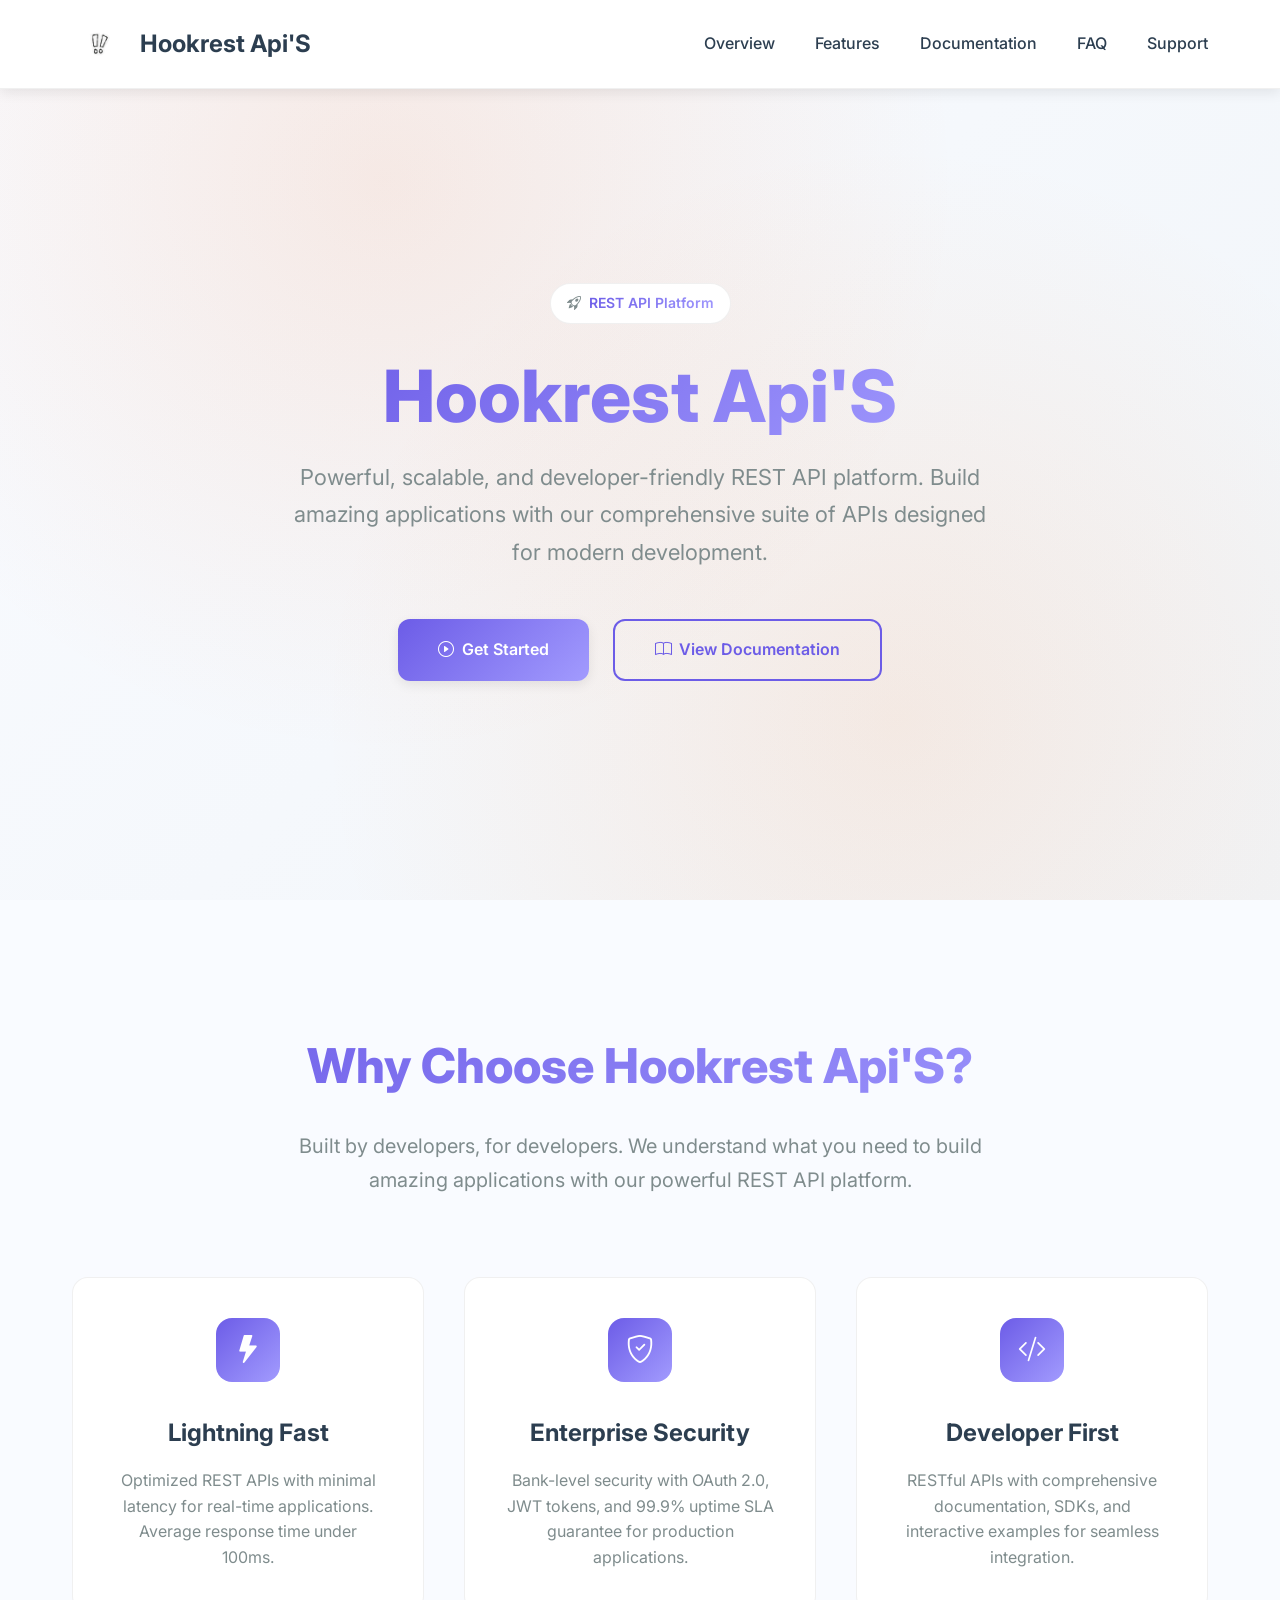
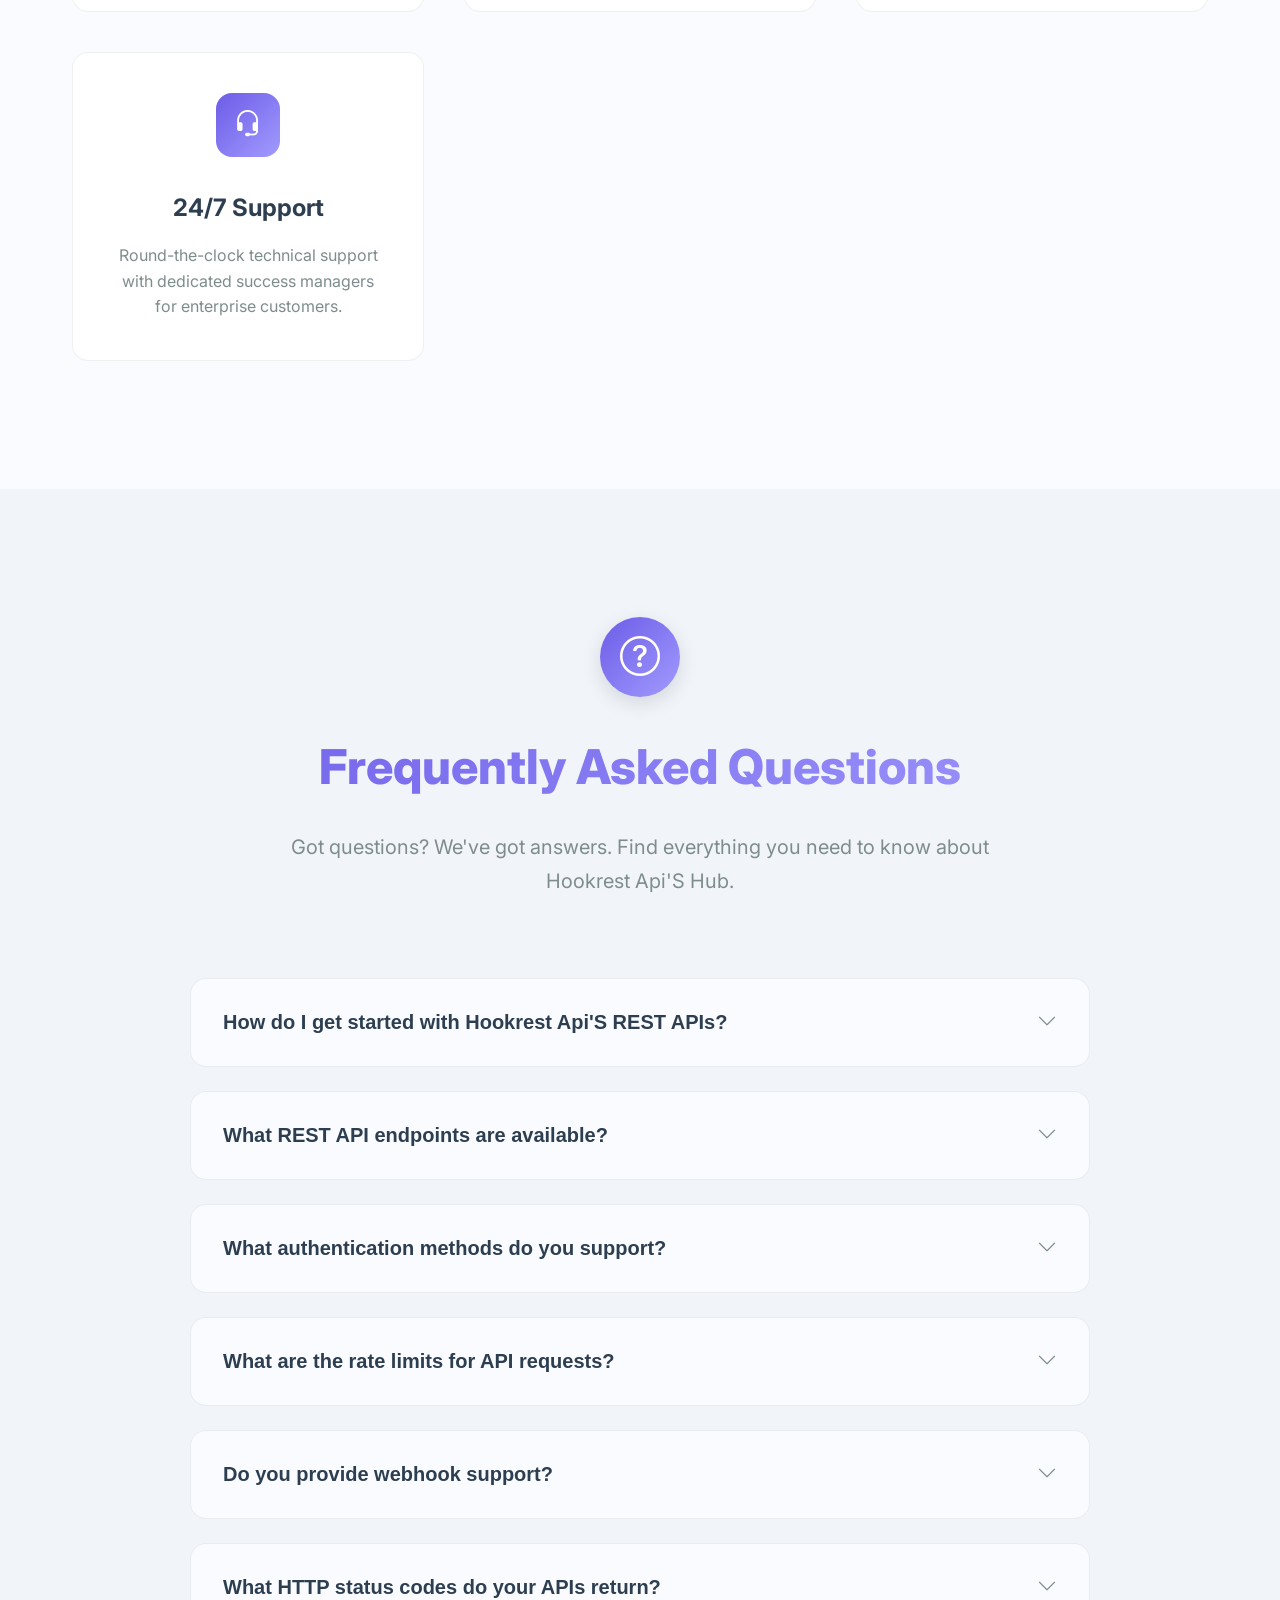
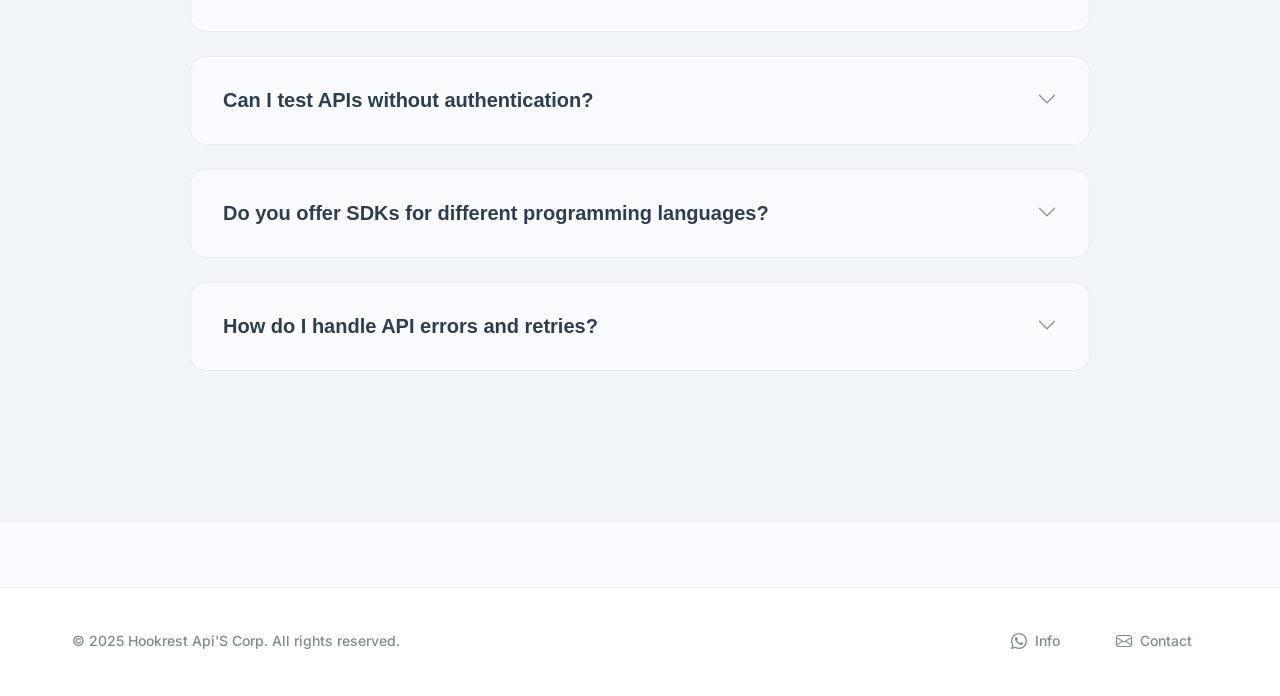
<file: index.html>
<!DOCTYPE html>
<html lang="en">
<head>
    <meta charset="UTF-8">
    <meta name="viewport" content="width=device-width, initial-scale=1.0">
    <title>Hookrest Api'S - REST API Documentation</title>
    <link rel="icon" href="image/icon.png" type="image/png">
    <link rel="apple-touch-icon" href="image/icon.png">
    <link rel="shortcut icon" href="image/icon.png">
    <link href="https://fonts.googleapis.com/css2?family=Inter:wght@300;400;500;600;700;800&display=swap" rel="stylesheet">
    <link href="https://cdn.jsdelivr.net/npm/bootstrap-icons@1.11.0/font/bootstrap-icons.css" rel="stylesheet">
    <style>
        :root {
            --background: #f9fbff;
            --foreground: #2c3e50;
            --card: #ffffff;
            --card-foreground: #2c3e50;
            --primary: #6c5ce7;
            --primary-foreground: #ffffff;
            --secondary: #a29bfe;
            --accent: #00cec9;
            --muted: #f1f5f9;
            --muted-foreground: #7f8c8d;
            --border: rgba(0, 0, 0, 0.06);
            --radius: 0.75rem;
            --shadow: 0 4px 12px rgba(0, 0, 0, 0.08);
            --shadow-lg: 0 6px 20px rgba(0, 0, 0, 0.12);
            --gradient-primary: linear-gradient(135deg, #6c5ce7 0%, #a29bfe 100%);
            --gradient-secondary: linear-gradient(135deg, #a29bfe 0%, #00cec9 100%);
        }



        * {
            margin: 0;
            padding: 0;
            box-sizing: border-box;
        }

        body {
            font-family: 'Inter', -apple-system, BlinkMacSystemFont, sans-serif;
            background: var(--background);
            color: var(--foreground);
            line-height: 1.6;
            overflow-x: hidden;
            transition: all 0.3s ease;
        }

        .container {
            max-width: 1200px;
            margin: 0 auto;
            padding: 0 2rem;
        }

        /* Navigation */
        .nav {
            position: fixed;
            top: 0;
            left: 0;
            right: 0;
            background: rgba(255, 255, 255, 0.98);
            backdrop-filter: blur(20px);
            border-bottom: 1px solid var(--border);
            z-index: 1000;
            transition: all 0.3s ease;
            box-shadow: var(--shadow);
        }


        .nav-container {
            display: flex;
            justify-content: space-between;
            align-items: center;
            padding: 1rem 2rem;
            max-width: 1200px;
            margin: 0 auto;
        }

        @media (max-width: 768px) {
            .nav-container {
                padding: 0.75rem 1rem;
                gap: 1rem;
            }
        }

        @media (max-width: 480px) {
            .nav-container {
                padding: 0.5rem 0.75rem;
                gap: 0.75rem;
            }
        }

        .logo {
            font-size: 1.5rem;
            font-weight: 700;
            color: var(--foreground);
            text-decoration: none;
            display: flex;
            align-items: center;
            gap: 0.75rem;
            transition: all 0.3s ease;
        }

        .logo:hover {
            transform: scale(1.05);
        }

        .logo-icon {
            width: 3.5rem;
            height: 3.5rem;
            background: transparent;
            border-radius: 0.75rem;
            display: flex;
            align-items: center;
            justify-content: center;
            color: var(--foreground);
            font-size: 1.75rem;
            transition: all 0.3s ease;
            position: relative;
            overflow: hidden;
        }

        .logo-icon::before {
            content: '';
            position: absolute;
            top: 0;
            left: -100%;
            width: 100%;
            height: 100%;
            background: linear-gradient(90deg, transparent, rgba(255,255,255,0.3), transparent);
            transition: left 0.5s ease;
        }

        .logo:hover .logo-icon::before {
            left: 100%;
        }

        .logo-icon img {
            width: 2.5rem;
            height: 2.5rem;
            object-fit: contain;
        }

        .nav-links {
            display: flex;
            gap: 2.5rem;
            list-style: none;
            align-items: center;
        }

        @media (max-width: 768px) {
            .nav-links {
                display: none;
                position: fixed;
                top: 70px;
                left: 1rem;
                right: 1rem;
                background: var(--background);
                border: 1px solid var(--border);
                border-radius: 1rem;
                flex-direction: column;
                padding: 1.5rem;
                gap: 0.5rem;
                box-shadow: var(--shadow-lg);
                z-index: 999;
                max-width: calc(100vw - 2rem);
            }

            .nav-links.mobile-active {
                display: flex;
            }
        }

        .nav-links a {
            text-decoration: none;
            color: var(--foreground);
            font-weight: 500;
            transition: all 0.3s ease;
            position: relative;
            padding: 0.5rem 0;
        }

        @media (max-width: 768px) {
            .nav-links a {
                padding: 1rem;
                width: 100%;
                text-align: center;
                border-radius: 0.5rem;
                min-height: 44px;
                display: flex;
                align-items: center;
                justify-content: center;
                touch-action: manipulation;
                -webkit-tap-highlight-color: transparent;
            }

            .nav-links a:hover {
                background: var(--muted);
            }

            .nav-links a:active {
                background: var(--muted);
                transform: scale(0.98);
            }
        }

        .nav-links a:hover {
            color: var(--primary);
            transform: translateY(-1px);
        }

        .nav-links a::after {
            content: '';
            position: absolute;
            bottom: 0;
            left: 0;
            width: 0;
            height: 2px;
            background: var(--gradient-primary);
            transition: width 0.3s ease;
        }

        .nav-links a:hover::after {
            width: 100%;
        }


        .mobile-menu {
            display: none;
            background: none;
            border: none;
            font-size: 1.5rem;
            color: var(--foreground);
            cursor: pointer;
            padding: 0.5rem;
            border-radius: 0.5rem;
            transition: all 0.3s ease;
            min-width: 44px;
            min-height: 44px;
            align-items: center;
            justify-content: center;
            touch-action: manipulation;
            -webkit-tap-highlight-color: transparent;
        }

        .mobile-menu:hover {
            background: var(--muted);
            color: var(--primary);
        }

        .mobile-menu:active {
            background: var(--muted);
            transform: scale(0.95);
        }

        @media (max-width: 768px) {
            .mobile-menu {
                display: flex;
            }
        }

        @media (max-width: 480px) {
            .mobile-menu {
                font-size: 1.25rem;
                padding: 0.75rem;
                min-width: 48px;
                min-height: 48px;
            }
        }

        /* Hero Section */
        .hero {
            padding: 10rem 0 6rem;
            background: linear-gradient(135deg, var(--background) 0%, var(--muted) 100%);
            text-align: center;
            position: relative;
            overflow: hidden;
            min-height: 100vh;
            display: flex;
            align-items: center;
        }

        @media (max-width: 768px) {
            .hero {
                padding: 8rem 0 4rem;
                min-height: 80vh;
            }
        }

        @media (max-width: 480px) {
            .hero {
                padding: 6rem 0 3rem;
                min-height: 70vh;
            }
        }

        .hero::before {
            content: '';
            position: absolute;
            top: 0;
            left: 0;
            right: 0;
            bottom: 0;
            background: radial-gradient(circle at 30% 20%, rgba(234, 88, 12, 0.1) 0%, transparent 50%),
                        radial-gradient(circle at 70% 80%, rgba(249, 115, 22, 0.1) 0%, transparent 50%);
            pointer-events: none;
        }

        .hero-content {
            position: relative;
            z-index: 1;
            max-width: 800px;
            margin: 0 auto;
        }

        .hero-badge {
            display: inline-flex;
            align-items: center;
            gap: 0.5rem;
            background: var(--card);
            border: 1px solid var(--border);
            border-radius: 2rem;
            padding: 0.5rem 1rem;
            font-size: 0.875rem;
            font-weight: 500;
            color: var(--muted-foreground);
            margin-bottom: 2rem;
            animation: fadeInUp 1s ease-out;
        }

        .gradient-text-badge {
            background: linear-gradient(135deg, #6c5ce7, #a29bfe, #00cec9, #ff7675);
            background-size: 300% 300%;
            -webkit-background-clip: text;
            -webkit-text-fill-color: transparent;
            background-clip: text;
            animation: gradient-shift 3s ease infinite;
            font-weight: 600;
        }

        @keyframes gradient-shift {
            0% { background-position: 0% 50%; }
            50% { background-position: 100% 50%; }
            100% { background-position: 0% 50%; }
        }

        .hero h1 {
            font-size: clamp(2.5rem, 6vw, 4.5rem);
            font-weight: 800;
            margin-bottom: 1.5rem;
            background: var(--gradient-primary);
            -webkit-background-clip: text;
            -webkit-text-fill-color: transparent;
            background-clip: text;
            animation: fadeInUp 1s ease-out 0.1s both;
            line-height: 1.1;
        }

        @media (max-width: 768px) {
            .hero h1 {
                font-size: clamp(2rem, 8vw, 3rem);
            }
        }

        .hero p {
            font-size: 1.375rem;
            color: var(--muted-foreground);
            margin-bottom: 3rem;
            max-width: 700px;
            margin-left: auto;
            margin-right: auto;
            animation: fadeInUp 1s ease-out 0.2s both;
            line-height: 1.7;
        }

        @media (max-width: 768px) {
            .hero p {
                font-size: 1.125rem;
                margin-bottom: 2rem;
                padding: 0 1rem;
            }
        }

        .hero-stats {
            display: flex;
            justify-content: center;
            gap: 3rem;
            margin-top: 3rem;
            animation: fadeInUp 1s ease-out 0.4s both;
        }

        @media (max-width: 768px) {
            .hero-stats {
                flex-direction: column;
                gap: 1.5rem;
                margin-top: 2rem;
            }
        }

        .stat-item {
            text-align: center;
        }

        .stat-number {
            font-size: 2rem;
            font-weight: 800;
            background: var(--gradient-primary);
            -webkit-background-clip: text;
            -webkit-text-fill-color: transparent;
            background-clip: text;
        }

        .stat-label {
            font-size: 0.875rem;
            color: var(--muted-foreground);
            font-weight: 500;
        }

        .cta-buttons {
            display: flex;
            gap: 1.5rem;
            justify-content: center;
            flex-wrap: wrap;
            animation: fadeInUp 1s ease-out 0.3s both;
        }

        @media (max-width: 768px) {
            .cta-buttons {
                flex-direction: column;
                align-items: center;
                gap: 1rem;
            }
        }

        .btn {
            padding: 1rem 2.5rem;
            border-radius: var(--radius);
            text-decoration: none;
            font-weight: 600;
            transition: all 0.3s ease;
            border: none;
            cursor: pointer;
            font-size: 1rem;
            position: relative;
            overflow: hidden;
            display: inline-flex;
            align-items: center;
            gap: 0.5rem;
        }

        @media (max-width: 768px) {
            .btn {
                width: 100%;
                max-width: 300px;
                justify-content: center;
            }
        }

        .btn-primary {
            background: var(--gradient-primary);
            color: var(--primary-foreground);
            box-shadow: var(--shadow);
        }

        .btn-primary:hover {
            transform: translateY(-3px);
            box-shadow: var(--shadow-lg);
            filter: brightness(1.1);
        }

        .btn-secondary {
            background: transparent;
            color: var(--primary);
            border: 2px solid var(--primary);
        }

        .btn-secondary:hover {
            background: var(--primary);
            color: var(--primary-foreground);
            transform: translateY(-3px);
        }

        /* Features Section */
        .features {
            padding: 8rem 0;
            background: var(--background);
            position: relative;
        }

        @media (max-width: 768px) {
            .features {
                padding: 4rem 0;
            }
        }

        .section-title {
            text-align: center;
            margin-bottom: 5rem;
        }

        @media (max-width: 768px) {
            .section-title {
                margin-bottom: 3rem;
            }
        }

        .section-title h2 {
            font-size: 3rem;
            font-weight: 800;
            margin-bottom: 1.5rem;
            color: var(--foreground);
            background: var(--gradient-primary);
            -webkit-background-clip: text;
            -webkit-text-fill-color: transparent;
            background-clip: text;
        }

        @media (max-width: 768px) {
            .section-title h2 {
                font-size: 2rem;
            }
        }

        .section-title p {
            font-size: 1.25rem;
            color: var(--muted-foreground);
            max-width: 700px;
            margin: 0 auto;
            line-height: 1.7;
        }

        @media (max-width: 768px) {
            .section-title p {
                font-size: 1rem;
                padding: 0 1rem;
            }
        }

        .features-grid {
            display: grid;
            grid-template-columns: repeat(auto-fit, minmax(350px, 1fr));
            gap: 2.5rem;
            margin-top: 4rem;
        }

        @media (max-width: 768px) {
            .features-grid {
                grid-template-columns: 1fr;
                gap: 2rem;
                margin-top: 3rem;
            }
        }

        .feature-card {
            background: var(--card);
            border-radius: 1rem;
            padding: 2.5rem;
            border: 1px solid var(--border);
            transition: all 0.4s ease;
            position: relative;
            overflow: hidden;
            text-align: center;
        }

        @media (max-width: 768px) {
            .feature-card {
                padding: 2rem;
            }
        }

        @media (max-width: 480px) {
            .feature-card {
                padding: 1.5rem;
            }
        }

        .feature-card::before {
            content: '';
            position: absolute;
            top: 0;
            left: 0;
            right: 0;
            height: 4px;
            background: var(--gradient-primary);
            transform: scaleX(0);
            transition: transform 0.4s ease;
        }

        .feature-card:hover {
            transform: translateY(-8px);
            box-shadow: var(--shadow-lg);
            border-color: var(--primary);
        }

        .feature-card:hover::before {
            transform: scaleX(1);
        }

        .feature-icon {
            width: 4rem;
            height: 4rem;
            background: var(--gradient-primary);
            border-radius: 1rem;
            display: flex;
            align-items: center;
            justify-content: center;
            margin: 0 auto 2rem;
            color: white;
            font-size: 1.75rem;
            transition: all 0.3s ease;
        }

        .feature-card:hover .feature-icon {
            transform: scale(1.1) rotate(5deg);
        }

        .feature-card h3 {
            font-size: 1.5rem;
            font-weight: 700;
            margin-bottom: 1rem;
            color: var(--foreground);
        }

        .feature-card p {
            color: var(--muted-foreground);
            line-height: 1.6;
        }

        /* Modal */
        .modal {
            display: none;
            position: fixed;
            top: 0;
            left: 0;
            right: 0;
            bottom: 0;
            background: rgba(0, 0, 0, 0.5);
            backdrop-filter: blur(4px);
            z-index: 2000;
            animation: fadeIn 0.3s ease;
        }

        .modal-content {
            position: absolute;
            top: 50%;
            left: 50%;
            transform: translate(-50%, -50%);
            background: var(--background);
            border-radius: var(--radius);
            padding: 2rem;
            max-width: 600px;
            width: 90%;
            max-height: 80vh;
            overflow-y: auto;
            animation: slideIn 0.3s ease;
        }

        .modal-header {
            display: flex;
            justify-content: space-between;
            align-items: center;
            margin-bottom: 1.5rem;
        }

        .close-btn {
            background: none;
            border: none;
            font-size: 1.5rem;
            cursor: pointer;
            color: var(--muted-foreground);
            transition: color 0.3s ease;
        }

        .close-btn:hover {
            color: var(--foreground);
        }

        .form-group {
            margin-bottom: 1.5rem;
        }

        .form-group label {
            display: block;
            margin-bottom: 0.5rem;
            font-weight: 500;
            color: var(--foreground);
        }

        .form-group input {
            width: 100%;
            padding: 0.75rem;
            border: 1px solid var(--border);
            border-radius: var(--radius);
            background: var(--background);
            color: var(--foreground);
            transition: border-color 0.3s ease;
        }

        .form-group input:focus {
            outline: none;
            border-color: var(--primary);
            box-shadow: 0 0 0 3px rgba(234, 88, 12, 0.1);
        }

        .response-area {
            background: var(--muted);
            border-radius: var(--radius);
            padding: 1rem;
            font-family: 'JetBrains Mono', monospace;
            font-size: 0.875rem;
            white-space: pre-wrap;
            max-height: 200px;
            overflow-y: auto;
        }

        /* FAQ Section */
        .faq {
            padding: 8rem 0;
            background: var(--muted);
            position: relative;
        }

        @media (max-width: 768px) {
            .faq {
                padding: 4rem 0;
            }
        }

        .faq-icon {
            width: 5rem;
            height: 5rem;
            background: var(--gradient-primary);
            border-radius: 50%;
            display: flex;
            align-items: center;
            justify-content: center;
            margin: 0 auto 2rem;
            color: white;
            font-size: 2.5rem;
            box-shadow: var(--shadow-lg);
        }

        .faq-container {
            max-width: 900px;
            margin: 0 auto;
        }

        @media (max-width: 768px) {
            .faq-container {
                padding: 0 1rem;
            }
        }

        .faq-item {
            background: var(--background);
            border-radius: 1rem;
            margin-bottom: 1.5rem;
            border: 1px solid var(--border);
            overflow: hidden;
            transition: all 0.3s ease;
        }

        .faq-item:hover {
            box-shadow: var(--shadow-lg);
            transform: translateY(-2px);
        }

        .faq-question {
            width: 100%;
            padding: 2rem;
            background: none;
            border: none;
            text-align: left;
            font-size: 1.25rem;
            font-weight: 600;
            color: var(--foreground);
            cursor: pointer;
            display: flex;
            justify-content: space-between;
            align-items: center;
            transition: all 0.3s ease;
        }

        @media (max-width: 768px) {
            .faq-question {
                padding: 1.5rem;
                font-size: 1.125rem;
            }
        }

        .faq-question:hover {
            color: var(--primary);
        }

        .faq-chevron {
            font-size: 1.25rem;
            transition: transform 0.3s ease;
            color: var(--muted-foreground);
        }

        .faq-item.active .faq-chevron {
            transform: rotate(180deg);
            color: var(--primary);
        }

        .faq-answer {
            max-height: 0;
            overflow: hidden;
            transition: max-height 0.4s ease;
        }

        .faq-answer.active {
            max-height: 300px;
        }

        .faq-answer-content {
            padding: 0 2rem 2rem;
            color: var(--muted-foreground);
            line-height: 1.7;
            font-size: 1rem;
        }

        @media (max-width: 768px) {
            .faq-answer-content {
                padding: 0 1.5rem 1.5rem;
            }
        }

        /* Animations */
        @keyframes fadeInUp {
            from {
                opacity: 0;
                transform: translateY(30px);
            }
            to {
                opacity: 1;
                transform: translateY(0);
            }
        }

        @keyframes fadeIn {
            from { opacity: 0; }
            to { opacity: 1; }
        }

        @keyframes slideIn {
            from {
                opacity: 0;
                transform: translate(-50%, -60%);
            }
            to {
                opacity: 1;
                transform: translate(-50%, -50%);
            }
        }



        /* Scroll animations */
        .fade-in {
            opacity: 0;
            transform: translateY(30px);
            transition: all 0.6s ease;
        }

        .fade-in.visible {
            opacity: 1;
            transform: translateY(0);
        }

        /* Footer Section */
        .main-footer {
            background: var(--card);
            color: var(--foreground);
            padding: 2rem 0;
            margin-top: 4rem;
            border-top: 1px solid var(--border);
        }

        @media (max-width: 768px) {
            .main-footer {
                padding: 1.5rem 0;
                margin-top: 2rem;
            }
        }

        .footer-content {
            display: flex;
            justify-content: space-between;
            align-items: center;
            max-width: 1200px;
            margin: 0 auto;
            padding: 0 2rem;
            flex-wrap: wrap;
            gap: 1rem;
        }

        @media (max-width: 768px) {
            .footer-content {
                flex-direction: column;
                text-align: center;
                gap: 1.5rem;
                padding: 0 1rem;
            }
        }

        @media (max-width: 480px) {
            .footer-content {
                padding: 0 0.75rem;
                gap: 1rem;
            }
        }

        .copyright {
            color: var(--muted-foreground);
            font-size: 0.875rem;
            font-weight: 500;
        }

        .footer-middle {
            display: flex;
            align-items: center;
        }

        .footer-links {
            display: flex;
            gap: 1.5rem;
            align-items: center;
        }

        @media (max-width: 768px) {
            .footer-links {
                justify-content: center;
                flex-wrap: wrap;
                gap: 1rem;
            }
        }

        @media (max-width: 480px) {
            .footer-links {
                flex-direction: row;
                gap: 0.75rem;
                justify-content: center;
                flex-wrap: nowrap;
            }
        }

        @media (max-width: 360px) {
            .footer-links {
                gap: 0.5rem;
            }
        }

        .footer-link {
            color: var(--muted-foreground);
            text-decoration: none;
            font-size: 0.875rem;
            font-weight: 500;
            display: flex;
            align-items: center;
            gap: 0.5rem;
            transition: all 0.3s ease;
            padding: 0.5rem 1rem;
            border-radius: 0.5rem;
            min-height: 44px;
            touch-action: manipulation;
            -webkit-tap-highlight-color: transparent;
            white-space: nowrap;
        }

        .footer-link:hover {
            color: var(--primary);
            background: var(--muted);
            transform: translateY(-1px);
        }

        .footer-link:active {
            transform: scale(0.98);
            background: var(--muted);
        }

        @media (max-width: 768px) {
            .footer-link {
                padding: 0.75rem 1rem;
            }
        }

        @media (max-width: 480px) {
            .footer-link {
                padding: 0.5rem 0.75rem;
                font-size: 0.8rem;
                gap: 0.25rem;
                min-height: 40px;
            }
        }

        @media (max-width: 360px) {
            .footer-link {
                padding: 0.5rem;
                font-size: 0.75rem;
            }
        }

        .footer-link:hover {
            color: var(--primary);
            background: var(--muted);
            transform: translateY(-1px);
        }

        .footer-link i {
            font-size: 1rem;
        }



    </style>
</head>
<body>
    <!-- Navigation -->
    <nav class="nav">
        <div class="nav-container">
            <a href="/" class="logo">
                <div class="logo-icon">
                    <img src="/image/icon.webp" alt="Hookrest Api'S Logo">
                </div>
                Hookrest Api'S
            </a>
            <ul class="nav-links">
                <li><a href="#overview">Overview</a></li>
                <li><a href="#features">Features</a></li>
                <li><a href="/docs">Documentation</a></li>
                <li><a href="#faq">FAQ</a></li>
                <li><a href="https://saweria.co/hookrest">Support</a></li>
            </ul>
            <button class="mobile-menu" onclick="toggleMobileMenu()">
                <i class="bi bi-list"></i>
            </button>
        </div>
    </nav>

    <!-- Hero Section -->
    <section class="hero" id="overview">
        <div class="container">
            <div class="hero-content">
                <div class="hero-badge">
                    <i class="bi bi-rocket-takeoff"></i>
                    <span class="gradient-text-badge">REST API Platform</span>
                </div>
                <h1>Hookrest Api'S</h1>
                <p>Powerful, scalable, and developer-friendly REST API platform. Build amazing applications with our comprehensive suite of APIs designed for modern development.</p>
                <div class="cta-buttons">
                    <a href="#features" class="btn btn-primary">
                        <i class="bi bi-play-circle"></i>
                        Get Started
                    </a>
                    <a href="/docs" class="btn btn-secondary">
                        <i class="bi bi-book"></i>
                        View Documentation
                    </a>
                </div>
            </div>
        </div>
    </section>

    <!-- Features Section -->
    <section class="features" id="features">
        <div class="container">
            <div class="section-title fade-in">
                <h2>Why Choose Hookrest Api'S?</h2>
                <p>Built by developers, for developers. We understand what you need to build amazing applications with our powerful REST API platform.</p>
            </div>
            <div class="features-grid">
                <div class="feature-card fade-in">
                    <div class="feature-icon">
                        <i class="bi bi-lightning-fill"></i>
                    </div>
                    <h3>Lightning Fast</h3>
                    <p>Optimized REST APIs with minimal latency for real-time applications. Average response time under 100ms.</p>
                </div>
                <div class="feature-card fade-in">
                    <div class="feature-icon">
                        <i class="bi bi-shield-check"></i>
                    </div>
                    <h3>Enterprise Security</h3>
                    <p>Bank-level security with OAuth 2.0, JWT tokens, and 99.9% uptime SLA guarantee for production applications.</p>
                </div>
                <div class="feature-card fade-in">
                    <div class="feature-icon">
                        <i class="bi bi-code-slash"></i>
                    </div>
                    <h3>Developer First</h3>
                    <p>RESTful APIs with comprehensive documentation, SDKs, and interactive examples for seamless integration.</p>
                </div>
                <div class="feature-card fade-in">
                    <div class="feature-icon">
                        <i class="bi bi-headset"></i>
                    </div>
                    <h3>24/7 Support</h3>
                    <p>Round-the-clock technical support with dedicated success managers for enterprise customers.</p>
                </div>
            </div>
        </div>
    </section>

    <!-- FAQ Section -->
    <section class="faq" id="faq">
        <div class="container">
            <div class="section-title fade-in">
                <div class="faq-icon">
                    <i class="bi bi-question-circle"></i>
                </div>
                <h2>Frequently Asked Questions</h2>
                <p>Got questions? We've got answers. Find everything you need to know about Hookrest Api'S Hub.</p>
            </div>
            <div class="faq-container">
                <div class="faq-item fade-in">
                    <button class="faq-question" onclick="toggleFaq(this)">
                        How do I get started with Hookrest Api'S REST APIs?
                        <i class="bi bi-chevron-down faq-chevron"></i>
                    </button>
                    <div class="faq-answer">
                        <div class="faq-answer-content">
                            Getting started is simple! Sign up for a free account, get your API key from the dashboard, and start making HTTP requests to our REST endpoints. Our comprehensive documentation includes code examples in multiple programming languages to help you integrate quickly.
                        </div>
                    </div>
                </div>
                <div class="faq-item fade-in">
                    <button class="faq-question" onclick="toggleFaq(this)">
                        What REST API endpoints are available?
                        <i class="bi bi-chevron-down faq-chevron"></i>
                    </button>
                    <div class="faq-answer">
                        <div class="faq-answer-content">
                            We offer 50+ REST API endpoints covering user management, data processing, file operations, authentication, analytics, and more. All endpoints follow RESTful conventions with standard HTTP methods (GET, POST, PUT, DELETE) and return JSON responses.
                        </div>
                    </div>
                </div>
                <div class="faq-item fade-in">
                    <button class="faq-question" onclick="toggleFaq(this)">
                        What authentication methods do you support?
                        <i class="bi bi-chevron-down faq-chevron"></i>
                    </button>
                    <div class="faq-answer">
                        <div class="faq-answer-content">
                            We support multiple authentication methods including API keys, OAuth 2.0, JWT tokens, and Bearer tokens. You can authenticate via headers (Authorization: Bearer your-token) or query parameters depending on your security requirements.
                        </div>
                    </div>
                </div>
                <div class="faq-item fade-in">
                    <button class="faq-question" onclick="toggleFaq(this)">
                        What are the rate limits for API requests?
                        <i class="bi bi-chevron-down faq-chevron"></i>
                    </button>
                    <div class="faq-answer">
                        <div class="faq-answer-content">
                            Free tier: 1,000 requests/month. Pro tier: 100,000 requests/month. Enterprise: Unlimited. Rate limits are enforced per API key and reset monthly. We also support burst limits for handling traffic spikes.
                        </div>
                    </div>
                </div>
                <div class="faq-item fade-in">
                    <button class="faq-question" onclick="toggleFaq(this)">
                        Do you provide webhook support?
                        <i class="bi bi-chevron-down faq-chevron"></i>
                    </button>
                    <div class="faq-answer">
                        <div class="faq-answer-content">
                            Yes! We support webhooks for real-time notifications. You can configure webhook URLs to receive HTTP POST requests when specific events occur, such as user registrations, data updates, or system alerts.
                        </div>
                    </div>
                </div>
                <div class="faq-item fade-in">
                    <button class="faq-question" onclick="toggleFaq(this)">
                        What HTTP status codes do your APIs return?
                        <i class="bi bi-chevron-down faq-chevron"></i>
                    </button>
                    <div class="faq-answer">
                        <div class="faq-answer-content">
                            Our APIs return standard HTTP status codes: 200 (Success), 201 (Created), 400 (Bad Request), 401 (Unauthorized), 403 (Forbidden), 404 (Not Found), 429 (Rate Limited), and 500 (Server Error). All error responses include detailed error messages and error codes.
                        </div>
                    </div>
                </div>
                <div class="faq-item fade-in">
                    <button class="faq-question" onclick="toggleFaq(this)">
                        Can I test APIs without authentication?
                        <i class="bi bi-chevron-down faq-chevron"></i>
                    </button>
                    <div class="faq-answer">
                        <div class="faq-answer-content">
                            Yes! We provide a public sandbox environment where you can test most endpoints without authentication. Visit our documentation page to try our interactive API explorer with sample requests and responses.
                        </div>
                    </div>
                </div>
                <div class="faq-item fade-in">
                    <button class="faq-question" onclick="toggleFaq(this)">
                        Do you offer SDKs for different programming languages?
                        <i class="bi bi-chevron-down faq-chevron"></i>
                    </button>
                    <div class="faq-answer">
                        <div class="faq-answer-content">
                            Absolutely! We provide official SDKs for JavaScript/Node.js, Python, PHP, Java, C#, Go, and Ruby. All SDKs are open-source, regularly updated, and include comprehensive documentation with examples.
                        </div>
                    </div>
                </div>
                <div class="faq-item fade-in">
                    <button class="faq-question" onclick="toggleFaq(this)">
                        How do I handle API errors and retries?
                        <i class="bi bi-chevron-down faq-chevron"></i>
                    </button>
                    <div class="faq-answer">
                        <div class="faq-answer-content">
                            Implement exponential backoff for retries (1s, 2s, 4s, 8s). Retry on 5xx errors and network timeouts. Don't retry 4xx errors except 429 (rate limit). Our SDKs include built-in retry logic with configurable parameters.
                        </div>
                    </div>
                </div>
            </div>
        </div>
    </section>

    <!-- Modal -->
    <div class="modal" id="apiModal">
        <div class="modal-content">
            <div class="modal-header">
                <h3 id="modalTitle">API Endpoint</h3>
                <button class="close-btn" onclick="closeModal()">&times;</button>
            </div>
            <div id="modalBody">
                <!-- Dynamic content will be inserted here -->
            </div>
        </div>
    </div>

    <!-- Footer Section -->
    <footer class="main-footer" role="contentinfo">
        <div class="footer-content">
            <div class="copyright">&copy; 2025 Hookrest Api'S Corp. All rights reserved.</div>
            
            <nav class="footer-links" aria-label="Additional links">
                <a href="https://whatsapp.com/channel/0029VbB89FX9sBIFviBQ5J15" target="_blank" rel="noopener noreferrer" class="footer-link">
                    <i class="bi bi-whatsapp"></i> Info
                </a>
                <a href="mailto:vgxurl@gmail.com" class="footer-link">
                    <i class="bi bi-envelope"></i> Contact
                </a>
            </nav>
        </div>
    </footer>

    <script>
        // Smooth scrolling for navigation links
        document.querySelectorAll('a[href^="#"]').forEach(anchor => {
            anchor.addEventListener('click', function (e) {
                e.preventDefault();
                const target = document.querySelector(this.getAttribute('href'));
                if (target) {
                    target.scrollIntoView({
                        behavior: 'smooth',
                        block: 'start'
                    });
                }
            });
        });

        // Scroll animations
        const observerOptions = {
            threshold: 0.1,
            rootMargin: '0px 0px -50px 0px'
        };

        const observer = new IntersectionObserver((entries) => {
            entries.forEach(entry => {
                if (entry.isIntersecting) {
                    entry.target.classList.add('visible');
                }
            });
        }, observerOptions);

        document.querySelectorAll('.fade-in').forEach(el => {
            observer.observe(el);
        });

        // Modal functionality
        const apiEndpoints = {
            users: {
                title: 'GET /api/users',
                method: 'GET',
                url: '/api/users',
                description: 'Retrieve a paginated list of all users',
                parameters: [
                    { name: 'page', type: 'number', description: 'Page number (default: 1)' },
                    { name: 'limit', type: 'number', description: 'Items per page (default: 10)' }
                ]
            },
            user: {
                title: 'GET /api/users/{id}',
                method: 'GET',
                url: '/api/users/{id}',
                description: 'Get detailed information about a specific user',
                parameters: [
                    { name: 'id', type: 'string', description: 'User ID', required: true }
                ]
            },
            createUser: {
                title: 'POST /api/users',
                method: 'POST',
                url: '/api/users',
                description: 'Create a new user account',
                parameters: [
                    { name: 'name', type: 'string', description: 'User full name', required: true },
                    { name: 'email', type: 'email', description: 'User email address', required: true },
                    { name: 'password', type: 'password', description: 'User password', required: true }
                ]
            },
            updateUser: {
                title: 'PUT /api/users/{id}',
                method: 'PUT',
                url: '/api/users/{id}',
                description: 'Update an existing user\'s information',
                parameters: [
                    { name: 'id', type: 'string', description: 'User ID', required: true },
                    { name: 'name', type: 'string', description: 'User full name' },
                    { name: 'email', type: 'email', description: 'User email address' }
                ]
            },
            deleteUser: {
                title: 'DELETE /api/users/{id}',
                method: 'DELETE',
                url: '/api/users/{id}',
                description: 'Permanently delete a user account',
                parameters: [
                    { name: 'id', type: 'string', description: 'User ID', required: true }
                ]
            },
            posts: {
                title: 'GET /api/posts',
                method: 'GET',
                url: '/api/posts',
                description: 'Fetch all posts with filtering options',
                parameters: [
                    { name: 'author', type: 'string', description: 'Filter by author ID' },
                    { name: 'category', type: 'string', description: 'Filter by category' },
                    { name: 'sort', type: 'string', description: 'Sort order (date, title, author)' }
                ]
            }
        };

        function openModal(endpointId) {
            const endpoint = apiEndpoints[endpointId];
            if (!endpoint) return;

            document.getElementById('modalTitle').textContent = endpoint.title;
            
            const modalBody = document.getElementById('modalBody');
            modalBody.innerHTML = `
                <p style="margin-bottom: 1.5rem; color: var(--muted-foreground);">${endpoint.description}</p>
                
                <form onsubmit="testEndpoint(event, '${endpointId}')">
                    ${endpoint.parameters.map(param => `
                        <div class="form-group">
                            <label for="${param.name}">
                                ${param.name} ${param.required ? '*' : ''}
                                <span style="font-weight: normal; color: var(--muted-foreground);">(${param.type})</span>
                            </label>
                            <input 
                                type="${param.type}" 
                                id="${param.name}" 
                                name="${param.name}" 
                                placeholder="${param.description}"
                                ${param.required ? 'required' : ''}
                            >
                        </div>
                    `).join('')}
                    
                    <button type="submit" class="btn btn-primary" style="margin-bottom: 1.5rem;">
                        Test ${endpoint.method} Request
                    </button>
                </form>
                
                <div style="margin-top: 1.5rem;">
                    <h4 style="margin-bottom: 0.5rem;">Response:</h4>
                    <div class="response-area" id="responseArea">Click "Test Request" to see the response</div>
                </div>
            `;

            document.getElementById('apiModal').style.display = 'block';
        }

        function closeModal() {
            document.getElementById('apiModal').style.display = 'none';
        }

        function testEndpoint(event, endpointId) {
            event.preventDefault();
            const endpoint = apiEndpoints[endpointId];
            const formData = new FormData(event.target);
            const params = {};
            
            for (let [key, value] of formData.entries()) {
                if (value) params[key] = value;
            }

            // Simulate API response
            const mockResponse = {
                status: 200,
                message: 'Success',
                data: endpoint.method === 'GET' ? 
                    (endpointId === 'users' ? [
                        { id: 1, name: 'John Doe', email: 'john@example.com' },
                        { id: 2, name: 'Jane Smith', email: 'jane@example.com' }
                    ] : { id: 1, name: 'John Doe', email: 'john@example.com' }) :
                    { message: `${endpoint.method} operation completed successfully` },
                timestamp: new Date().toISOString()
            };

            document.getElementById('responseArea').textContent = JSON.stringify(mockResponse, null, 2);
        }

        // FAQ toggle functionality
        function toggleFaq(button) {
            const faqItem = button.parentElement;
            const answer = faqItem.querySelector('.faq-answer');
            const isActive = faqItem.classList.contains('active');
            
            // Close all other FAQ items
            document.querySelectorAll('.faq-item').forEach(item => {
                item.classList.remove('active');
                item.querySelector('.faq-answer').classList.remove('active');
            });
            
            // Toggle current item
            if (!isActive) {
                faqItem.classList.add('active');
                answer.classList.add('active');
            }
        }

        // Close modal when clicking outside
        window.onclick = function(event) {
            const modal = document.getElementById('apiModal');
            if (event.target === modal) {
                closeModal();
            }
        }

        // Mobile menu toggle
        function toggleMobileMenu() {
            const navLinks = document.querySelector('.nav-links');
            navLinks.classList.toggle('mobile-active');
        }

        // Navbar scroll effect
        window.addEventListener('scroll', () => {
            const nav = document.querySelector('.nav');
            
            if (window.scrollY > 100) {
                nav.style.background = 'rgba(255, 255, 255, 0.98)';
                nav.style.boxShadow = '0 4px 20px rgba(0, 0, 0, 0.1)';
            } else {
                nav.style.background = 'rgba(255, 255, 255, 0.98)';
                nav.style.boxShadow = '0 4px 12px rgba(0, 0, 0, 0.08)';
            }
        });

    </script>
</body>
</html>
</file>
